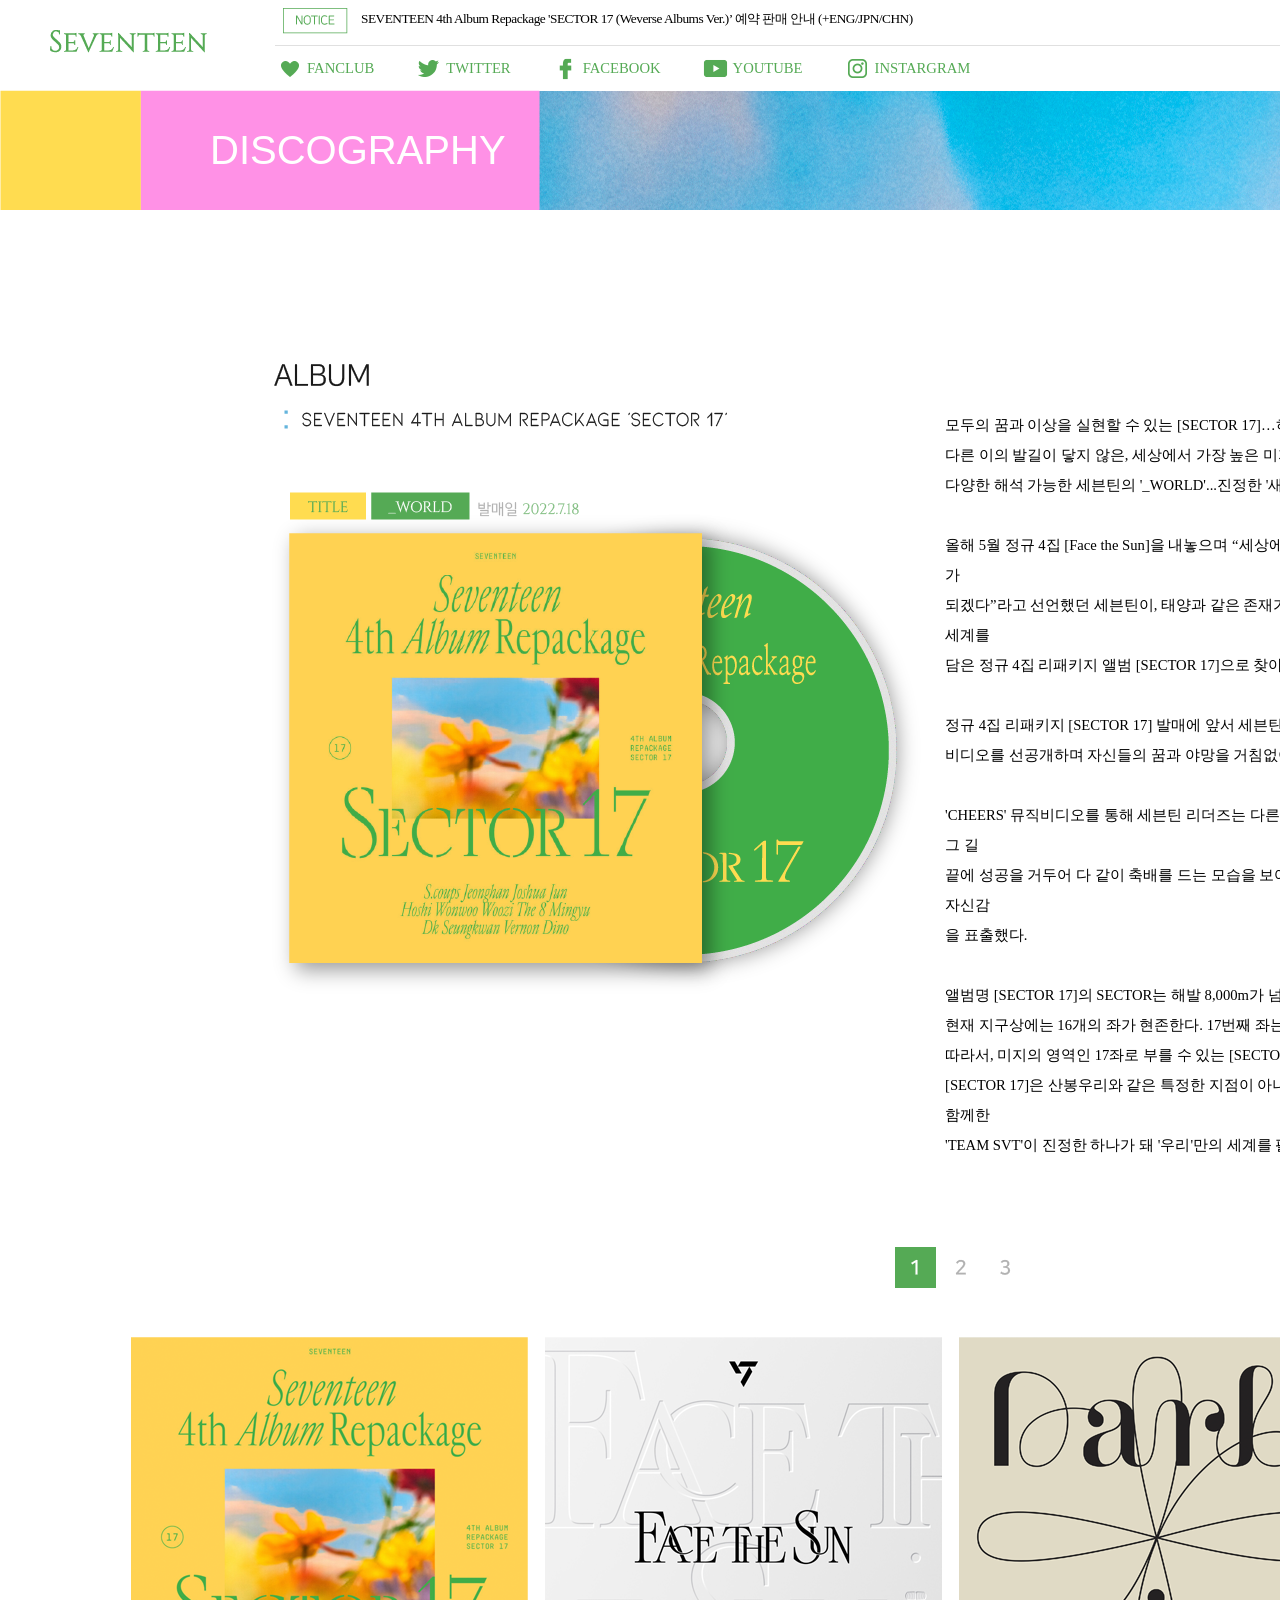
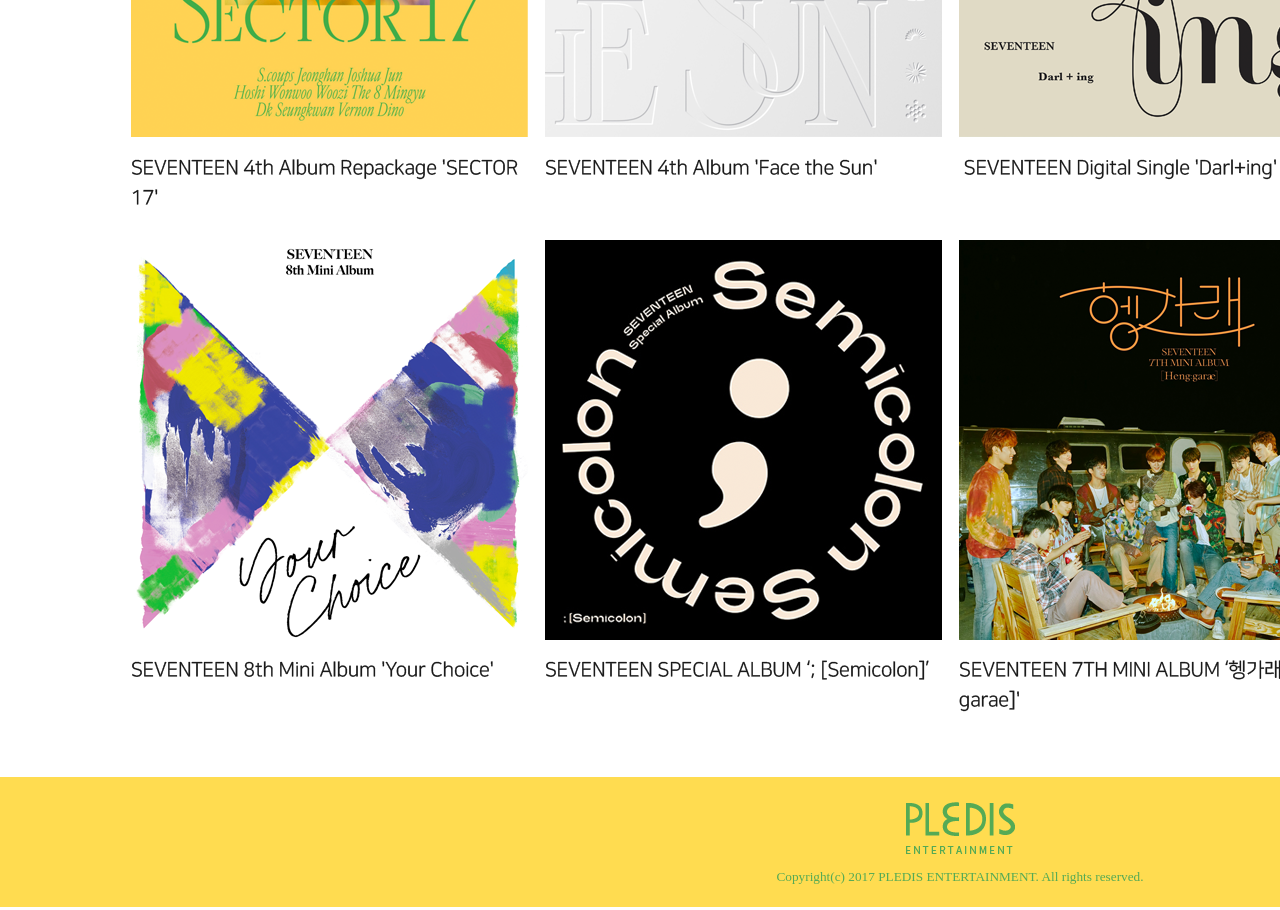
<file: disco.html>
<!DOCTYPE html>
<html lang="ko">

<head>
    <meta charset="UTF-8">
    <meta http-equiv="X-UA-Compatible" content="IE=edge">
    <meta name="viewport" content="width=device-width, initial-scale=1.0">
    <title>Seventeen</title>
    <link rel="icon" type="image/png" href="./img/favicon.png">
    <script src="./script/jquery-1.12.3.js"></script>
    <script src="./script/disco.js"></script>
    <link tyle="text/css" rel="stylesheet" href="./css/disco.css">
</head>

<body>
    <div id="wrap">
        <header id="haeder">
            <div class="logo">
                <a href="./index.html"><img src="./img/logo.png"></a>
            </div>

            <div class="note">
                <div class="note1">
                    <ul>
                        <li class="notice1"><img src="./img/notice_img.png"></li>
                        <li class="notice2">SEVENTEEN 4th Album Repackage 'SECTOR 17 (Weverse Albums Ver.)’ 예약 판매 안내
                            (+ENG/JPN/CHN)</li>
                    </ul>
                </div>
              
                <div class="note2">
                    <div class="icon">
                        <a href="https://cafe.daum.net/pledis-17" target="_blank"><img src="./img/icon01.png"><span>FANCLUB</span>
                        </a>
                    </div>
                    <div class="icon">
                        <a href="https://twitter.com/pledis_17" target="_blank"><img src="./img/icon02.png"><span>TWITTER</span>
                        </a>
                    </div>
                    <div class="icon">
                        <a href="https://www.facebook.com/seventeennews" target="_blank"><img src="./img/icon03.png"><span>FACEBOOK</span>
                        </a>
                    </div>
                    <div class="icon">
                        <a href="https://www.youtube.com/pledis17" target="_blank"><img src="./img/icon04.png"><span>YOUTUBE</span>
                        </a>
                    </div>
                    <div class="icon">
                        <a href="https://www.instagram.com/saythename_17/" target="_blank"><img src="./img/icon05.png"><span>INSTARGRAM</span>
                        </a>
                    </div>
                </div>
            </div>

            <div class="lan">
                <ul>
                    <li ><a href="#">KOR</a></li>
                    <li><a href="#">ENG</a></li>
                    <li><a href="#">JPN</a></li>
                    <li><a href="#">CHN</a></li>
                </ul>
            </div>

            <div class="nav">
                <div class="bar">
                    <img src="./img/bar_s.png" class="bar1">
                    <img src="./img/bar_l.png" class="bar2">
                    <img src="./img/bar_s.png" class="bar3">
                </div>
                <div class="submenu new">
                    <ul>
                        <li><a href="./pofile.html">PROFILE</a></li>
                        <li><a href="./disco.html">DISCOGRAPHY</a></li>
                        <li><a href="#">GALLERY</a></li>
                        <li><a href="#">VIDEO</a></li>
                        <li><a href="#">NOTICE</a></li>
                    </ul>
                </div>
            </div>
        </header>

        <section id="bar">
            <h class="txt new">DISCOGRAPHY</h>
        </section>

        <section id="section">
            <div class="sec1">
                <img src="./img/disco_img.png">
            </div>
            <div class="sec2">
                <p class="nanum">
                    모두의 꿈과 이상을 실현할 수 있는 [SECTOR 17]…하나 된 'TEAM SVT'의 세상<br>
                    다른 이의 발길이 닿지 않은, 세상에서 가장 높은 미지의 정상 [SECTOR 17]<br>
                    다양한 해석 가능한 세븐틴의 '_WORLD'...진정한 '새로운 세계' 이야기한다.
                    <br><br>
                    올해 5월 정규 4집 [Face the Sun]을 내놓으며 “세상에 유일하고도 막대한 영향력을 끼치는 '태양'과 같은 존재가<br>
                    되겠다”라고 선언했던 세븐틴이, 태양과 같은 존재가 되고자 하는 뜨거운 여정 끝에 찾은 자신들만의 새로운 세계를<br>
                    담은 정규 4집 리패키지 앨범 [SECTOR 17]으로 찾아왔다.
                    <br><br>
                    정규 4집 리패키지 [SECTOR 17] 발매에 앞서 세븐틴 리더즈(에스쿱스, 호시, 우지)는 수록곡 'CHEERS'의 뮤직<br>
                    비디오를 선공개하며 자신들의 꿈과 야망을 거침없이 드러냈다.
                    <br><br>
                    'CHEERS' 뮤직비디오를 통해 세븐틴 리더즈는 다른 이의 근거 없는 비난에도 흔들림 없이 가야 할 길을 가고, 그 길<br>
                    끝에 성공을 거두어 다 같이 축배를 드는 모습을 보여 줌으로써 다시 한 번 세븐틴만이 가질 수 있는 자부심과 자신감<br>
                    을 표출했다.
                    <br><br>
                    앨범명 [SECTOR 17]의 SECTOR는 해발 8,000m가 넘는 높은 산을 일컫는 '좌(SECTOR)'를 의미한다.<br>
                    현재 지구상에는 16개의 좌가 현존한다. 17번째 좌는 그 누구도 찾아내지 못한 '미지의 영역'이다.<br>
                    따라서, 미지의 영역인 17좌로 부를 수 있는 [SECTOR 17]에 도달한 세븐틴은 새로운 정상에 오르게 된다.<br>
                    [SECTOR 17]은 산봉우리와 같은 특정한 지점이 아니라 끝없이 확장될 세븐틴의 영토이며, 그곳에서 여정을 함께한<br>
                    'TEAM SVT'이 진정한 하나가 돼 '우리'만의 세계를 펼쳐 나가는 이야기를 전한다.
                    <br><br>
                </p>
            </div>
        </section>

        <section id="content">
            <div class="number">
                <img src="./img/num01_on.png" class="num1">
                <img src="./img/num02.png" class="num2">
                <img src="./img/num03.png" class="num3">
            </div>
            <div class="album">
                <div class="albumimg1">
                    <img src="./img/disco_album01.png">
                </div>
                <div class="albumimg2">
                    <img src="./img/disco_album02.png">
                </div>
                <div class="albumimg3">
                    <img src="./img/disco_album03.png">
                </div>
            </div>
        </section>

        <footer id="footer">
            <div class="footerlogo">
                <img src="./img/footer_logo.png">
            </div>
            <div class="copy">
                <h5>Copyright(c) 2017 PLEDIS ENTERTAINMENT. All rights reserved.</h5>
            </div>
        </footer>
    </div>
</body>

</html>
</file>
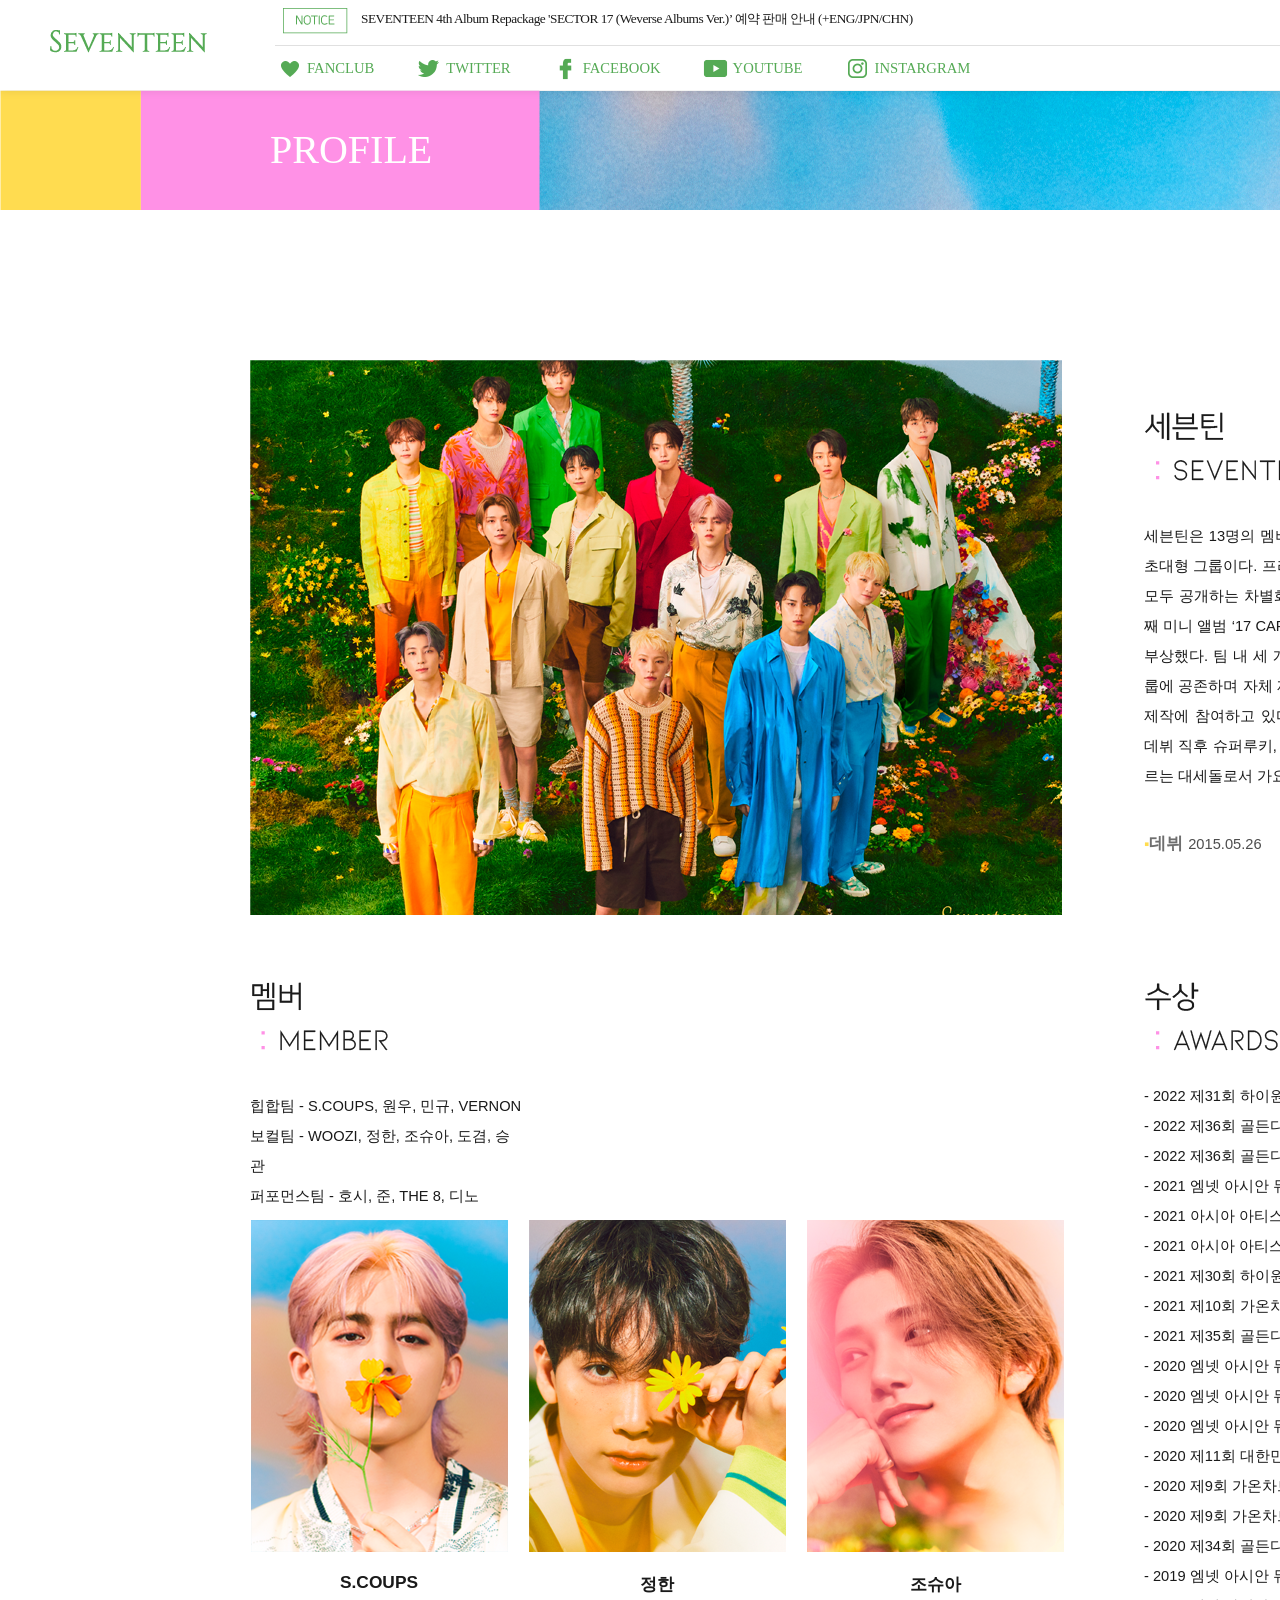
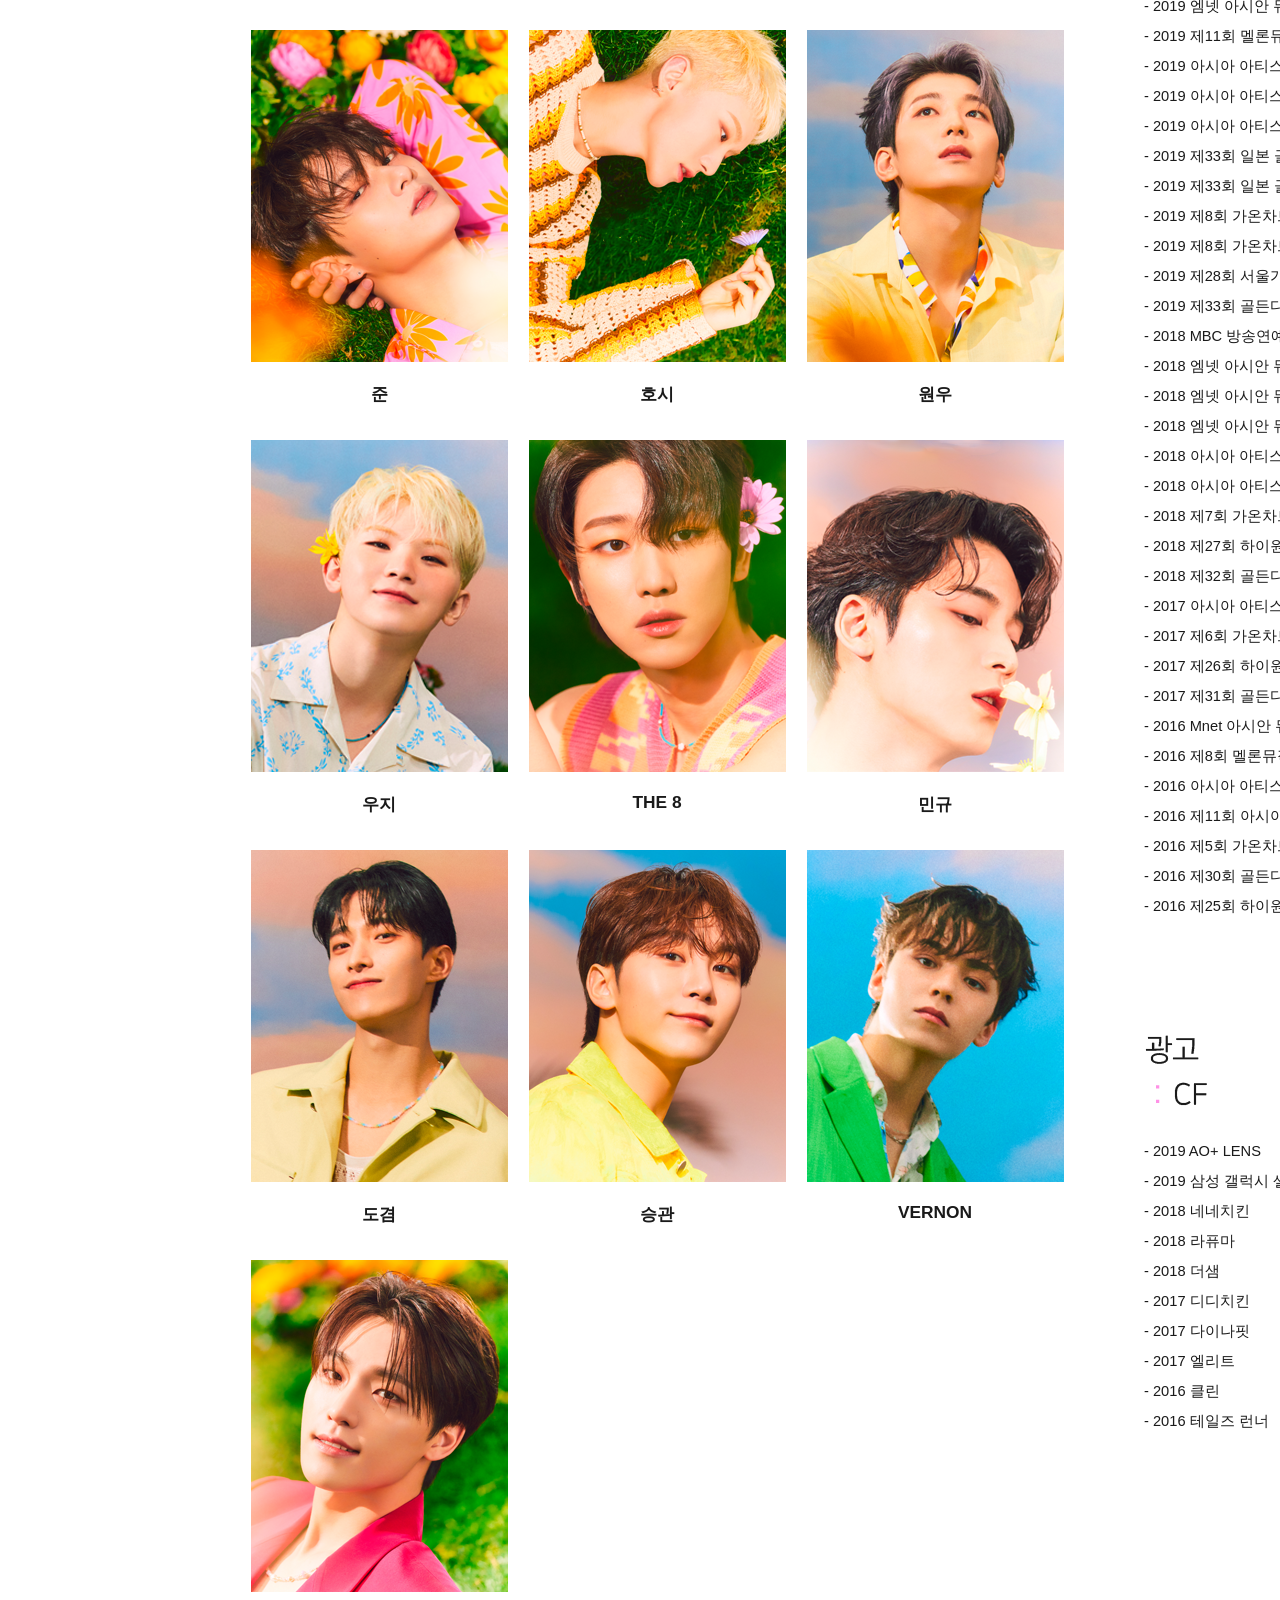
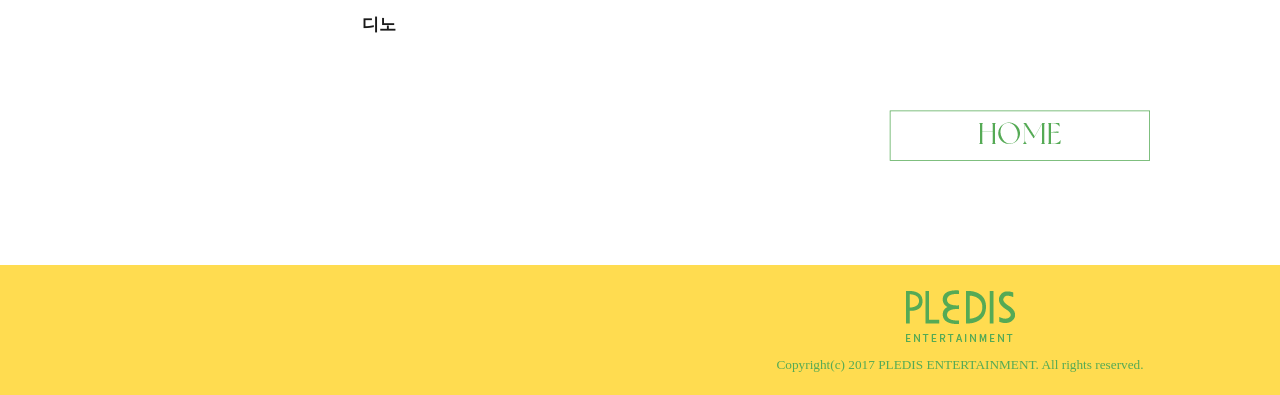
<file: pofile.html>
<!DOCTYPE html>
<html lang="ko">

<head>
    <meta charset="UTF-8">
    <meta http-equiv="X-UA-Compatible" content="IE=edge">
    <meta name="viewport" content="width=device-width, initial-scale=1.0">
    <title>Seventeen</title>
    <link rel="icon" type="image/png" href="./img/favicon.png">
    <link type="text/css" rel="stylesheet" href="./css/profile.css">
    <script src="./script/jquery-1.12.3.js"></script>
    <script src="./script/profile.js"></script>
</head>

<body>
    <div id="wrap">
        <header id="haeder">
            <div class="logo">
                <a href="./index.html"><img src="./img/logo.png"></a>
            </div>

            <div class="note">
                <div class="note1">
                    <ul>
                        <li class="notice1"><img src="./img/notice_img.png"></li>
                        <li class="notice2">SEVENTEEN 4th Album Repackage 'SECTOR 17 (Weverse Albums Ver.)’ 예약 판매 안내
                            (+ENG/JPN/CHN)</li>
                    </ul>
                </div>

                <div class="note2">
                    <div class="icon">
                        <a href="https://cafe.daum.net/pledis-17" target="_blank"><img
                                src="./img/icon01.png"><span>FANCLUB</span>
                        </a>
                    </div>
                    <div class="icon">
                        <a href="https://twitter.com/pledis_17" target="_blank"><img
                                src="./img/icon02.png"><span>TWITTER</span>
                        </a>
                    </div>
                    <div class="icon">
                        <a href="https://www.facebook.com/seventeennews" target="_blank"><img
                                src="./img/icon03.png"><span>FACEBOOK</span>
                        </a>
                    </div>
                    <div class="icon">
                        <a href="https://www.youtube.com/pledis17" target="_blank"><img
                                src="./img/icon04.png"><span>YOUTUBE</span>
                        </a>
                    </div>
                    <div class="icon">
                        <a href="https://www.instagram.com/saythename_17/" target="_blank"><img
                                src="./img/icon05.png"><span>INSTARGRAM</span>
                        </a>
                    </div>
                </div>
            </div>

            <div class="lan">
                <ul>
                    <li><a href="#">KOR</a></li>
                    <li><a href="#">ENG</a></li>
                    <li><a href="#">JPN</a></li>
                    <li><a href="#">CHN</a></li>
                </ul>
            </div>

            <div class="nav">
                <div class="bar">
                    <img src="./img/bar_s.png" class="bar1">
                    <img src="./img/bar_l.png" class="bar2">
                    <img src="./img/bar_s.png" class="bar3">
                </div>
                <div class="submenu new">
                    <ul>
                        <li><a href="./pofile.html">PROFILE</a></li>
                        <li><a href="./disco.html">DISCOGRAPHY</a></li>
                        <li><a href="#">GALLERY</a></li>
                        <li><a href="#">VIDEO</a></li>
                        <li><a href="#">NOTICE</a></li>
                    </ul>
                </div>
            </div>
        </header>

        <section id="bar">
            <h class="txt new">PROFILE</h>
        </section>

        <section id="section">
            <div id="left">
                <div class="leftimg">
                    <img src="./img/profile_img.png">
                </div>
                <div class="lefttext">
                    <img src="./img/profile_txt01.png"></img>
                    <p class="nanum">
                        힙합팀 - S.COUPS, 원우, 민규, VERNON<br>
                        보컬팀 - WOOZI, 정한, 조슈아, 도겸, 승관<br>
                        퍼포먼스팀 - 호시, 준, THE 8, 디노
                    </p>
                </div>
                <div id="mem">
                    <ul class="member">
                        <li class="me1"><a href="#mem">
                                <span><img src=./img/member01.png></span>
                                <p class="name nanum">S.COUPS</p>
                            </a></li>
                        <li class="me2"><a href="#mem">
                                <span><img src=./img/member02.png></span>
                                <p class="name nanum">정한</p>
                            </a></li>
                        <li class="me3"><a href="#mem">
                                <span><img src=./img/member03.png></span>
                                <p class="name nanum">조슈아</p>
                            </a></li>
                    </ul>
                    <ul class="member" >
                        <li class="me4"><a href="#mem">
                                <span><img src=./img/member04.png></span>
                                <p class="name nanum">준</p>
                            </a></li>
                        <li class="me5"><a href="#mem">
                                <span><img src=./img/member05.png></span>
                                <p class="name nanum">호시</p>
                            </a></li>
                        <li class="me6"><a href="#mem">
                                <span><img src=./img/member06.png></span>
                                <p class="name nanum">원우</p>
                            </a></li>
                    </ul>
                    <ul class="member" id="3">
                        <li class="me7"><a href="#3">
                                <span><img src=./img/member07.png></span>
                                <p class="name nanum">우지</p>
                            </a></li>
                        <li class="me8"><a href="#3">
                                <span><img src=./img/member08.png></span>
                                <p class="name nanum">THE 8</p>
                            </a></li>
                        <li class="me9"><a href="#3">
                                <span><img src=./img/member09.png></span>
                                <p class="name nanum">민규</p>
                            </a></li>
                    </ul>
                    <ul class="member" id="4">
                        <li class="me10"><a href="#4">
                                <span><img src=./img/member10.png></span>
                                <p class="name nanum">도겸</p>
                            </a></li>
                        <li class="me11"><a href="#4">
                                <span><img src=./img/member11.png></span>
                                <p class="name nanum">승관</p>
                            </a></li>
                        <li class="me12"><a href="#4">
                                <span><img src=./img/member12.png></span>
                                <p class="name nanum">VERNON</p>
                            </a></li>
                    </ul>
                    <ul class="member" id="5">
                        <li class="me13"><a href="#5">
                                <span><img src=./img/member13.png></span>
                                <p class="name nanum">디노</p>
                            </a></li>
                    </ul>
                </div>
            </div>
            <div id="right">
                <div class="righttext">
                    <img src="./img/profile_txt02.png">
                    <p class="nanum">
                        세븐틴은 13명의 멤버, 3개의 유닛이 모여 하나의 팀을 이룬다는 의미가 담겨있는 초대형
                        그룹이다.
                        프리 데뷔 시스템을 도입하여 데뷔 전 트레이닝 과정을 대중에게 모두 공개하는 차별화된
                        프로모션으로 데뷔를 준비한 세븐틴은 2015년 5월 첫 번째 미니 앨범 ‘17 CARAT’으로
                        가요계에 첫 발을 내딛는 것과 동시에 슈퍼루키로 급부상했다.
                        팀 내 세 개의 각기 다른 유닛(힙합팀, 보컬팀, 퍼포먼스팀)이 하나의 그룹에 공존하며 자체
                        제작 아이돌이라는 수식어에 걸맞게 각 팀 별로 전반적인 앨범 제작에 참여하고 있다. 이에
                        세븐틴만이 보여줄 수 있는 음악과 퍼포먼스를 통해 데뷔 직후 슈퍼루키, 자체제작돌, 청량
                        돌이라는 수식어에서 현재는 국내외를 아우르는 대세돌로서 가요계 속 그들의 입지를 더욱
                        굳히는 중이다.
                    </p>
                    <ul class="typo nanum">
                        <li><span>▪</span><b>데뷔</b>2015.05.26</li>
                        <li class="li"><span>▪</span><b>데뷔곡</b>아낀다</li>
                    </ul>
                </div>
                <div class="award nanum">
                    <img src="./img/profile_txt03.png">
                    <p>
                        - 2022 제31회 하이원 서울가요대상 본상<br>
                        - 2022 제36회 골든디스크 어워즈 음반부문 본상<br>
                        - 2022 제36회 골든디스크 어워즈 코스모폴리탄 아티스트상<br>
                        - 2021 엠넷 아시안 뮤직 어워즈 월드와이드 팬스 초이스 TOP10<br>
                        - 2021 아시아 아티스트 어워즈 가수부문 대상 올해의 가수상<br>
                        - 2021 아시아 아티스트 어워즈 가수부문 페뷸러스상<br>
                        - 2021 제30회 하이원 서울가요대상 본상<br>
                        - 2021 제10회 가온차트 뮤직 어워즈 피지컬앨범부문 올해의 가수상 3분기<br>
                        - 2021 제35회 골든디스크 어워즈 음반부문 본상<br>
                        - 2020 엠넷 아시안 뮤직 어워즈 월드와이드 팬스 초이스<br>
                        - 2020 엠넷 아시안 뮤직 어워즈 노터블 어취브먼트 아티스트<br>
                        - 2020 엠넷 아시안 뮤직 어워즈 글로벌 페이보릿 퍼포머<br>
                        - 2020 제11회 대한민국 대중문화예술상 국무총리 표창<br>
                        - 2020 제9회 가온차트 뮤직 어워즈 피지컬앨범부문 올해의 가수상 3분기<br>
                        - 2020 제9회 가온차트 뮤직 어워즈 피지컬앨범부문 올해의 가수상 1분기<br>
                        - 2020 제34회 골든디스크 어워즈 음반부문 본상<br>
                        - 2019 엠넷 아시안 뮤직 어워즈 브레이크스루 어치브먼트<br>
                        - 2019 엠넷 아시안 뮤직 어워즈 월드와이드 팬스 초이스<br>
                        - 2019 제11회 멜론뮤직어워드 스테이지 오브 더 이어<br>
                        - 2019 아시아 아티스트 어워즈 가수부문 대상<br>
                        - 2019 아시아 아티스트 어워즈 가수부문 베스트 아이콘<br>
                        - 2019 아시아 아티스트 어워즈 가수부문 베스트 소셜 아티스트<br>
                        - 2019 제33회 일본 골드디스크 대상 뉴 아티스트 오브 더 이어<br>
                        - 2019 제33회 일본 골드디스크 대상 베스트 3 뉴 아티스트<br>
                        - 2019 제8회 가온차트 뮤직 어워즈 월드 한류스타상<br>
                        - 2019 제8회 가온차트 뮤직 어워즈 올해의 핫 퍼포먼스상<br>
                        - 2019 제28회 서울가요대상 본상<br>
                        - 2019 제33회 골든디스크 어워즈 음반부문 본상<br>
                        - 2018 MBC 방송연예대상 신인상 (승관)<br>
                        - 2018 엠넷 아시안 뮤직 어워즈 베스트 댄스 퍼포먼스 남자 그룹<br>
                        - 2018 엠넷 아시안 뮤직 어워즈 베스트 OST<br>
                        - 2018 엠넷 아시안 뮤직 어워즈 월드와이드 팬스 초이스 탑10<br>
                        - 2018 아시아 아티스트 어워즈 가수부문 베스트 아티스트<br>
                        - 2018 아시아 아티스트 어워즈 가수부문 올해의 아티스트<br>
                        - 2018 제7회 가온차트 뮤직 어워즈 올해의 가수상 음반부문 2분기<br>
                        - 2018 제27회 하이원 서울가요대상 본상<br>
                        - 2018 제32회 골든디스크 어워즈 음반 부문 본상<br>
                        - 2017 아시아 아티스트 어워즈 가수부문 베스트 아티스트상<br>
                        - 2017 제6회 가온차트 뮤직 어워즈 올해의 핫퍼포먼스상<br>
                        - 2017 제26회 하이원 서울가요대상 본상<br>
                        - 2017 제31회 골든디스크 어워즈 음반부문 본상<br>
                        - 2016 Mnet 아시안 뮤직 어워드 월드 퍼포머<br>
                        - 2016 제8회 멜론뮤직어워드 MBC뮤직 스타상<br>
                        - 2016 아시아 아티스트 어워즈 가수부문 베스트 스타상<br>
                        - 2016 제11회 아시아모델상시상식 인기 가수상<br>
                        - 2016 제5회 가온차트 K-POP 어워드 K-POP 월드루키상<br>
                        - 2016 제30회 골든디스크 어워즈 음반부문 JTBC2 신인상<br>
                        - 2016 제25회 하이원 서울가요대상 신인상<br>
                    </p>
                </div>
                <div class="cf nanum">
                    <img src="./img/profile_txt04.png">
                    <p>
                        - 2019 AO+ LENS<br>
                        - 2019 삼성 갤럭시 셀럽 알람 (호시, 민규)<br>
                        - 2018 네네치킨<br>
                        - 2018 라퓨마<br>
                        - 2018 더샘<br>
                        - 2017 디디치킨<br>
                        - 2017 다이나핏<br>
                        - 2017 엘리트<br>
                        - 2016 클린<br>
                        - 2016 테일즈 런너<br>
                    </p>
                </div>
            </div>
        </section>

        <div id="home">
            <a href="./index.html"><img src="./img/home.png"></a>
        </div>

        <footer id="footer">
            <div class="footerlogo">
                <img src="./img/footer_logo.png">
            </div>
            <div class="copy">
                <h5>Copyright(c) 2017 PLEDIS ENTERTAINMENT. All rights reserved.</h5>
            </div>
        </footer>

        <!--팝업 시작-->
        
            <div id="modal1">
                <div class="pop">
                    <div class="title">
                        <span class="new">S.COUPS</span>
                        <p class="nanum">S.COUPS</p>
                    </div>
                    <div class="pop_img">
                        <img src="./img/member01.png">
                    </div>
                    <div class="pop_text">
                        <p class="birth nanum">출생</p>
                        <p class="birth_date nanum">1995. 08. 08</p>
                        <p class="ex nanum">특이사항</p>
                        <p class="ex_text nanum">총괄리더, 힙합팀 리더</p>
                    </div>
                    <div class="close">
                        <img src="./img/close.png">
                    </div>
                </div>
            </div>

            <div id="modal2">
                <div class="pop">
                    <div class="title">
                        <span class="new">JEONGHAN</span>
                        <p class="nanum">정한</p>
                    </div>
                    <div class="pop_img">
                        <img src="./img/member02.png">
                    </div>
                    <div class="pop_text">
                        <p class="birth nanum">출생</p>
                        <p class="birth_date nanum">1995. 10. 04</p>
                        <p class="ex nanum">특이사항</p>
                        <p class="ex_text nanum">보컬팀</p>
                    </div>
                    <div class="close">
                        <img src="./img/close.png">
                    </div>
                </div>
            </div>

            <div id="modal3">
                <div class="pop">
                    <div class="title">
                        <span class="new">JOSHUA</span>
                        <p class="nanum">조슈아</p>
                    </div>
                    <div class="pop_img">
                        <img src="./img/member03.png">
                    </div>
                    <div class="pop_text">
                        <p class="birth nanum">출생</p>
                        <p class="birth_date nanum">1995. 12. 30</p>
                        <p class="ex nanum">특이사항</p>
                        <p class="ex_text nanum">보컬팀</p>
                    </div>
                    <div class="close">
                        <img src="./img/close.png">
                    </div>
                </div>
            </div>

            <div id="modal4">
                <div class="pop">
                    <div class="title">
                        <span class="new">JUN</span>
                        <p class="nanum">준</p>
                    </div>
                    <div class="pop_img">
                        <img src="./img/member04.png">
                    </div>
                    <div class="pop_text">
                        <p class="birth nanum">출생</p>
                        <p class="birth_date nanum">1996. 06. 10</p>
                        <p class="ex nanum">특이사항</p>
                        <p class="ex_text nanum">퍼포먼스팀</p>
                    </div>
                    <div class="close">
                        <img src="./img/close.png">
                    </div>
                </div>
            </div>

            <div id="modal5">
                <div class="pop">
                    <div class="title">
                        <span class="new">HOSHI</span>
                        <p class="nanum">호시</p>
                    </div>
                    <div class="pop_img">
                        <img src="./img/member05.png">
                    </div>
                    <div class="pop_text">
                        <p class="birth nanum">출생</p>
                        <p class="birth_date nanum">1996. 06. 15</p>
                        <p class="ex nanum">특이사항</p>
                        <p class="ex_text nanum">퍼포먼스팀 리더</p>
                    </div>
                    <div class="close">
                        <img src="./img/close.png">
                    </div>
                </div>
            </div>

            <div id="modal6">
                <div class="pop">
                    <div class="title">
                        <span class="new">WONWOO</span>
                        <p class="nanum">원우</p>
                    </div>
                    <div class="pop_img">
                        <img src="./img/member06.png">
                    </div>
                    <div class="pop_text">
                        <p class="birth nanum">출생</p>
                        <p class="birth_date nanum">1996. 07. 17</p>
                        <p class="ex nanum">특이사항</p>
                        <p class="ex_text nanum">힙합팀</p>
                    </div>
                    <div class="close">
                        <img src="./img/close.png">
                    </div>
                </div>
            </div>

            <div id="modal7">
                <div class="pop">
                    <div class="title">
                        <span class="new">WOOZI</span>
                        <p class="nanum">WOOZI</p>
                    </div>
                    <div class="pop_img">
                        <img src="./img/member07.png">
                    </div>
                    <div class="pop_text">
                        <p class="birth nanum">출생</p>
                        <p class="birth_date nanum">1996. 11. 22</p>
                        <p class="ex nanum">특이사항</p>
                        <p class="ex_text nanum">보컬팀 리더</p>
                    </div>
                    <div class="close">
                        <img src="./img/close.png">
                    </div>
                </div>
            </div>

            <div id="modal8">
                <div class="pop">
                    <div class="title">
                        <span class="new">THE 8</span>
                        <p class="nanum">THE 8</p>
                    </div>
                    <div class="pop_img">
                        <img src="./img/member08.png">
                    </div>
                    <div class="pop_text">
                        <p class="birth nanum">출생</p>
                        <p class="birth_date nanum">1997. 11. 07</p>
                        <p class="ex nanum">특이사항</p>
                        <p class="ex_text nanum">퍼포먼스팀</p>
                    </div>
                    <div class="close">
                        <img src="./img/close.png">
                    </div>
                </div>
            </div>

            <div id="modal9">
                <div class="pop">
                    <div class="title">
                        <span class="new">MINGYU</span>
                        <p class="nanum">민규</p>
                    </div>
                    <div class="pop_img">
                        <img src="./img/member09.png">
                    </div>
                    <div class="pop_text">
                        <p class="birth nanum">출생</p>
                        <p class="birth_date nanum">1997. 04. 06</p>
                        <p class="ex nanum">특이사항</p>
                        <p class="ex_text nanum">힙합팀</p>
                    </div>
                    <div class="close">
                        <img src="./img/close.png">
                    </div>
                </div>
            </div>

            <div id="modal10">
                <div class="pop">
                    <div class="title">
                        <span class="new">DK</span>
                        <p class="nanum">도겸</p>
                    </div>
                    <div class="pop_img">
                        <img src="./img/member10.png">
                    </div>
                    <div class="pop_text">
                        <p class="birth nanum">출생</p>
                        <p class="birth_date nanum">1997. 02. 18</p>
                        <p class="ex nanum">특이사항</p>
                        <p class="ex_text nanum">보컬팀</p>
                    </div>
                    <div class="close">
                        <img src="./img/close.png">
                    </div>
                </div>
            </div>

            <div id="modal11">
                <div class="pop">
                    <div class="title">
                        <span class="new">SEUNGKWAN</span>
                        <p class="nanum">승관</p>
                    </div>
                    <div class="pop_img">
                        <img src="./img/member11.png">
                    </div>
                    <div class="pop_text">
                        <p class="birth nanum">출생</p>
                        <p class="birth_date nanum">1998. 01. 16</p>
                        <p class="ex nanum">특이사항</p>
                        <p class="ex_text nanum">보컬팀</p>
                    </div>
                    <div class="close">
                        <img src="./img/close.png">
                    </div>
                </div>
            </div>

            <div id="modal12">
                <div class="pop">
                    <div class="title">
                        <span class="new">VERNON</span>
                        <p class="nanum">VERNON</p>
                    </div>
                    <div class="pop_img">
                        <img src="./img/member12.png">
                    </div>
                    <div class="pop_text">
                        <p class="birth nanum">출생</p>
                        <p class="birth_date nanum">1998. 02. 18</p>
                        <p class="ex nanum">특이사항</p>
                        <p class="ex_text nanum">힙합팀</p>
                    </div>
                    <div class="close">
                        <img src="./img/close.png">
                    </div>
                </div>
            </div>

            <div id="modal13">
                <div class="pop">
                    <div class="title">
                        <span class="new">DINO</span>
                        <p class="nanum">디노</p>
                    </div>
                    <div class="pop_img">
                        <img src="./img/member13.png">
                    </div>
                    <div class="pop_text">
                        <p class="birth nanum">출생</p>
                        <p class="birth_date nanum">1999. 02. 11</p>
                        <p class="ex nanum">특이사항</p>
                        <p class="ex_text nanum">퍼포먼스팀</p>
                    </div>
                    <div class="close">
                        <img src="./img/close.png">
                    </div>
                </div>
            </div>

    </div><!--wrap div-->

</body>

</html>
</file>
<file: css/disco.css>
* { margin: 0; padding: 0; }
li { list-style: none; }
a { text-decoration: none; }

@font-face{
    font-family:'NewYork'; 
    src: local('NewYork'),
            url('NewYork.eot');

    font-family:'나눔스퀘어'; 
    src: local('나눔스퀘어'),
          url('나눔스퀘어.eot');       
}

.new { font-family: 'NewYork', sans-serif; }
.nanum { font-family: '나눔스퀘어', serif; }

#wrap { width: 1920px; height: 2510px; background-color: white; overflow: hidden; }

/* 헤더 부분 */
#haeder { width: 1920px; height: 90px; background-color: white; position: fixed; z-index: 1000; }

.logo { width: 275px; height: 90px; float: left; }
.logo a img { margin-top: 30px; margin-left: 50px; }

.note { width: 1230px; height: 90px; float: left; }
.note  { width: 1230px; height: 45px; border-bottom: solid 0.5px #e0e0e0; }
.note1 ul { }
.note1 ul li { float: left; }
.notice1 { padding: 8px; }
.notice2 { padding: 10px 10px 10px 5px; font-size: 10pt; font-weight: 200; letter-spacing: -0.5px; }

.note2 { width: 1230px; height: 45px; float: left; }
.icon { float: left; padding-right: 40px; }
.note2 ul li { float: left; }
.note2 a img { margin-top: 8px; float: left; }
.note2 a span { line-height: 45px; color: #55AA55; font-size: 11pt; font-weight: 500; padding-left: 2px; }

.lan { width: 275px; height: 90px; float: left; }
.lan ul { margin-top: 25px; }
.lan ul li { float: left; padding: 4px; }
.lan ul li a { display: block;  background-color: white;  color: #808080; padding: 5px;  width: 50px; height: 20px; text-align: center; font-size: 10pt; font-weight: 500; }
.lan ul li:first-child a { background-color: #329632; color: #ffffff; }
.lan ul li a:hover { background-color: #329632; color: #ffffff; }

.nav { width: 140px; height: 90px; float: left; position: relative; z-index: 10; }
.bar { width: 60px; height: 60px; margin-top: 30px; margin-left: 40px; position: relative; }
.bar img { display: block; padding: 3px; }
.bar1 {  position: absolute; left: 15px; top:5px; }
.bar2 { position: absolute; left: 10px; top: 15px; }
.bar3 {  position: absolute; left: 15px; top: 25px; }
.plus { transform: translateX(-10px);}
.submenu { width: 500px; height: 1010px; position: absolute; top: 90px; left: 140px; background-color: #ffffff; }
.submenu ul { }
.submenu ul li { width: 100%; }
.submenu ul li a { display: block; color: #55AA55; font-size: 30pt; padding-left: 100px; padding-top: 60px; padding-bottom: 10px; }
.submenu ul li a:hover { color: #329632; background-color: #FFDC50; }

#bar { width: 1920px; height: 120px; background-image: url('../img/bar_bg01.png'); margin-top: 90px; }
.txt { font-size: 30pt; color: #ffffff; margin-left: 210px; line-height: 120px; }

#section  { width: 1920px; height: 987px; }
.sec1 { width: 635px; height: 650px; margin-top: 150px; margin-left: 260px; float: left; }
.sec2 { width: 712px; height: 650px; margin-top: 150px; margin-left: 50px; float: left; }
.sec2 > p { margin-top: 50px; font-size: 11pt; line-height: 30px; }

#content { width: 1920px; height: 1180px; position: relative; }
.number { width: 1920px; height: 90px; text-align: center; }
.number > img { margin-top: 50px; }
.album { width: 1640px; height: 975px; margin-top: 50px; margin-left: 130px; position: relative; }
.albumimg { position: absolute; }

/* 풋터 부분 */
#footer { width: 1920px; height: 130px; background-color: #FFDC50; }
.footerlogo { text-align: center; padding-top: 25px; }
.copy { text-align: center; color: #55AA55; }
.copy h5 { font-weight: 500; }
</file>
<file: css/profile.css>
* { margin: 0; padding: 0; color: #1A1A1A; }
li { list-style: none; }
a { text-decoration: none; }

@font-face{
    font-family:'NewYork'; 
    src: local('NewYork'),
            url('NewYork.eot');

    font-family:'나눔스퀘어'; 
    src: local('나눔스퀘어'),
          url('나눔스퀘어.eot');       
}

.new { font-family: 'NewYork', serif; }
.nanum { font-family: '나눔스퀘어', sans-serif; }

#wrap { width: 100%; overflow-x: hidden; }

/* 헤더 부분 */
#haeder { width: 1920px; height: 90px; background-color: white; position: fixed; z-index: 500; box-shadow: 0 0 10px rgba(0, 0, 0, 0.1); }

.logo { width: 275px; height: 90px; float: left; }
.logo a img { margin-top: 30px; margin-left: 50px; }

.note { width: 1230px; height: 90px; float: left; }
.note  { width: 1230px; height: 45px; border-bottom: solid 0.5px #e0e0e0; }
.note1 ul li { float: left; }
.notice1 { padding: 8px; }
.notice2 { padding: 10px 10px 10px 5px; font-size: 10pt; font-weight: 200; letter-spacing: -0.5px; }

.note2 { width: 1230px; height: 45px; float: left; }
.icon { float: left; padding-right: 40px; }
.note2 ul li { float: left; }
.note2 a img { margin-top: 8px; float: left; }
.note2 a span { line-height: 45px; color: #55AA55; font-size: 11pt; font-weight: 500; padding-left: 2px; }

.lan { width: 275px; height: 90px; float: left; }
.lan ul { margin-top: 25px; }
.lan ul li { float: left; padding: 4px; }
.lan ul li a { display: block;  background-color: white;  color: #808080; padding: 5px;  width: 50px; height: 20px; text-align: center; font-size: 10pt; font-weight: 500; }
.lan ul li:first-child a { background-color: #329632; color: #ffffff; }
.lan ul li a:hover { background-color: #329632; color: #ffffff; }

.nav { width: 140px; height: 90px; float: left; position: relative; z-index: 10; }
.bar { width: 60px; height: 60px; margin-top: 30px; margin-left: 40px; position: relative; }
.bar img { display: block; padding: 3px; }
.bar1 {  position: absolute; left: 15px; top:5px; }
.bar2 { position: absolute; left: 10px; top: 15px; }
.bar3 {  position: absolute; left: 15px; top: 25px; }
.plus { transform: translateX(-10px);}
.submenu { width: 500px; height: 1010px; position: absolute; top: 90px; left: 140px; background-color: #ffffff; }
.submenu ul li { width: 100%; }
.submenu ul li a { display: block; color: #55AA55; font-size: 30pt; padding-left: 100px; padding-top: 60px; padding-bottom: 10px; }
.submenu ul li a:hover { color: #329632; background-color: #FFDC50; }

#bar { width: 100%; height: 120px; margin-top: 90px; background: url(../img/bar_bg01.png) no-repeat; }
.txt { font-size: 30pt; color: #ffffff; margin-left: 270px; line-height: 120px; }

#section { width: 1920px; height: 3010px; padding-top: 90px; }

#left { width: 814px; height: 2890px; float: left; margin-left: 250px; margin-top: 60px; }
.lefttext { width: 273px; height: 200px; margin-top: 60px; }
.lefttext > img { margin-bottom: 30px; }
.lefttext > p { font-size: 11pt; line-height: 30px;}
#mem { width: 814px; height: 1980px; margin-bottom: 20px; }
.member { margin-top: 10px; width: 814px; height: 400px; }
.member .name { padding-top: 15px; }
.member > li { margin-top: 30px; float: left; width: 258px; height: 360px; text-align: center; font-weight: bolder; font-size: 13pt; }
.member > li > a > span > img:hover { box-shadow: rgba(0, 0, 0, 0.24) 0px 3px 8px; }
.member > li:nth-child(2)  {padding-left: 20px; padding-right: 20px; }

#right { width: 542px; height: 2890px; float: left; margin-left: 80px; margin-top: 60px; }
.righttext { margin-top: 50px; }
.righttext > p { font-size: 11pt; line-height: 30px; margin-top: 30px; text-align: justify; }
.typo { margin-top: 40px; }
.typo li { font-size: 11pt; color: #4D4D4D; float: left; }
.typo .li { margin-left: 40px; }
.typo li span { color: #FFDC50; }
.typo li b { font-size: 13pt; font-weight: 600; color: #6E6E6E;  margin-right: 5px; }

.award { width: 542px; height: 1554px; float: left; margin-top: 125px; }
.award p { font-size: 11pt; line-height: 30px; margin-top: 20px; }

.cf { width: 542px; height: 400px; float: left; margin-top: 100px; }
.cf p { font-size: 11pt; line-height: 30px; margin-top: 20px; }

/* 홈 버튼 부분 */
#home { float: right; } 
#home a img { margin-bottom: 100px; margin-right: 130px; }

/* 풋터 부분 */
#footer { width: 1920px; height: 130px; background-color: #FFDC50; float: left;  }
.footerlogo { text-align: center; padding-top: 25px; }
.copy { text-align: center; color: #55AA55; }
.copy h5 { font-weight: 500;  color: #55AA55; }

/* 팝업 부분 */
.pop { width: 734px; height: 490px; position: fixed; top: 20%; left: 30%; background-color: #ffffff;  box-shadow: rgba(0, 0, 0, 0.5) 0px 5px 15px; }
.title { width: 300px; height: 60px; margin-top: 40px; margin-left: 100px; }
.title span { font-size: 30pt; line-height: 60px; float: left; color: #329632;}
.title p { font-size: 13pt; float: left; color: #329632; margin-top: 28px; margin-left: 10px; }
.pop_img { margin-left: 100px; float: left; }
.pop_text { float: left; width: 230px; height: 150px; margin-top: 80px; margin-left: 100px; }
.birth { font-size: 15pt; font-weight: 500; color: #64B4DC; }
.birth_date { font-size: 14pt; font-weight: 500; color: #4D4D4D; padding-top: 10px; }
.ex { font-size: 15pt; font-weight: 500; color: #64B4DC; padding-top: 40px; }
.ex_text { font-size: 14pt; font-weight: 500; color: #4D4D4D; padding-top: 10px; }
.close { position: absolute; top: 20px; right: 20px; z-index: 10; }

#modal1 { display: none; position: absolute; width: 1920px; height: 3350px; left: 0; top: 0; background-color: rgba(0, 0, 0, 0.35); }
#modal2 { display: none; position: absolute; width: 1920px; height: 3350px; left: 0; top: 0; background-color: rgba(0, 0, 0, 0.35); }
#modal3 { display: none; position: absolute; width: 1920px; height: 3350px; left: 0; top: 0; background-color: rgba(0, 0, 0, 0.35); }
#modal4 { display: none; position: absolute; width: 1920px; height: 3350px; left: 0; top: 0; background-color: rgba(0, 0, 0, 0.35); }
#modal5 { display: none; position: absolute; width: 1920px; height: 3350px; left: 0; top: 0; background-color: rgba(0, 0, 0, 0.35); }
#modal6 { display: none; position: absolute; width: 1920px; height: 3350px; left: 0; top: 0; background-color: rgba(0, 0, 0, 0.35); }
#modal7 { display: none; position: absolute; width: 1920px; height: 3350px; left: 0; top: 0; background-color: rgba(0, 0, 0, 0.35); }
#modal8 { display: none; position: absolute; width: 1920px; height: 3350px; left: 0; top: 0; background-color: rgba(0, 0, 0, 0.35); }
#modal9 { display: none; position: absolute; width: 1920px; height: 3350px; left: 0; top: 0; background-color: rgba(0, 0, 0, 0.35); }
#modal10 { display: none; position: absolute; width: 1920px; height: 3350px; left: 0; top: 0; background-color: rgba(0, 0, 0, 0.35); }
#modal11 { display: none; position: absolute; width: 1920px; height: 3350px; left: 0; top: 0; background-color: rgba(0, 0, 0, 0.35); }
#modal12 { display: none; position: absolute; width: 1920px; height: 3350px; left: 0; top: 0; background-color: rgba(0, 0, 0, 0.35); }
#modal13 { display: none; position: absolute; width: 1920px; height: 3350px; left: 0; top: 0; background-color: rgba(0, 0, 0, 0.35); }

#modal1.active { display: block; } 
#modal2.active { display: block; } 
#modal3.active { display: block; } 
#modal4.active { display: block; } 
#modal5.active { display: block; } 
#modal6.active { display: block; } 
#modal7.active { display: block; } 
#modal8.active { display: block; } 
#modal9.active { display: block; } 
#modal10.active { display: block; } 
#modal11.active { display: block; } 
#modal12.active { display: block; } 
#modal13.active { display: block; }
</file>
